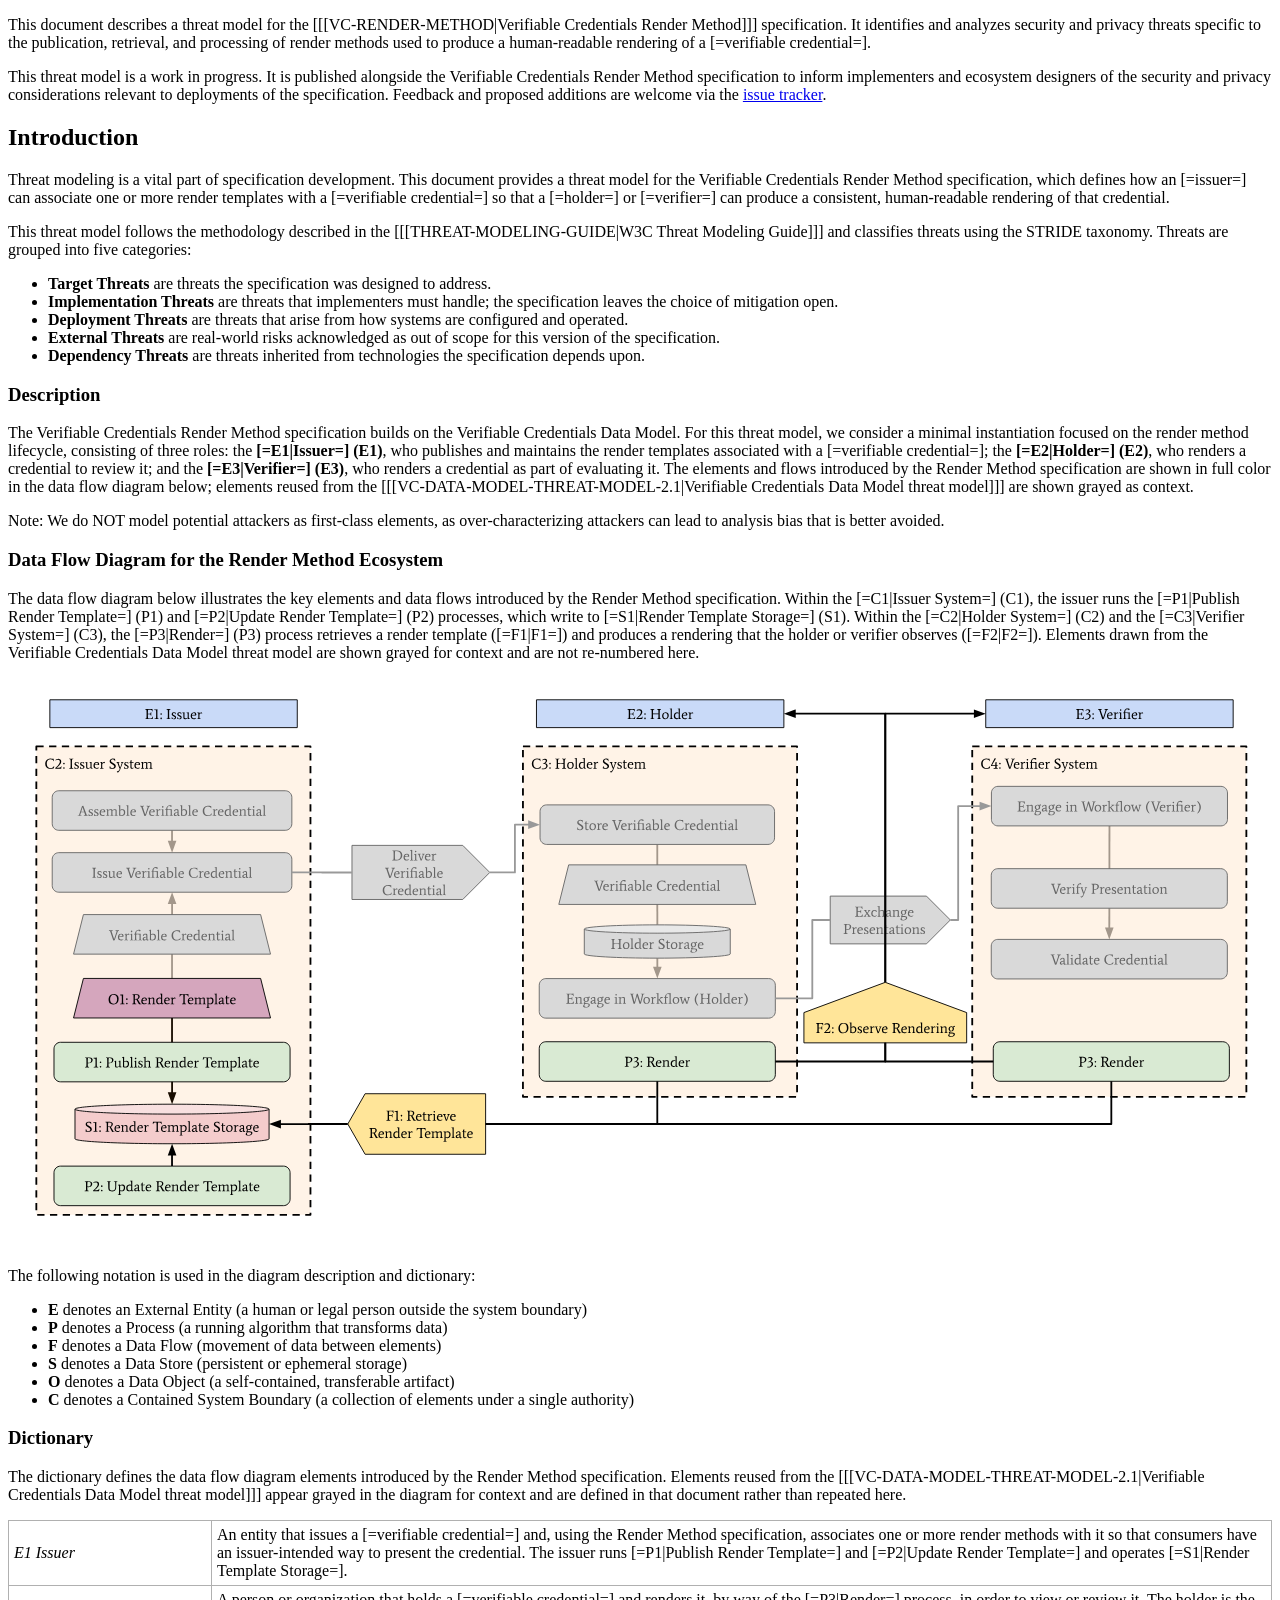
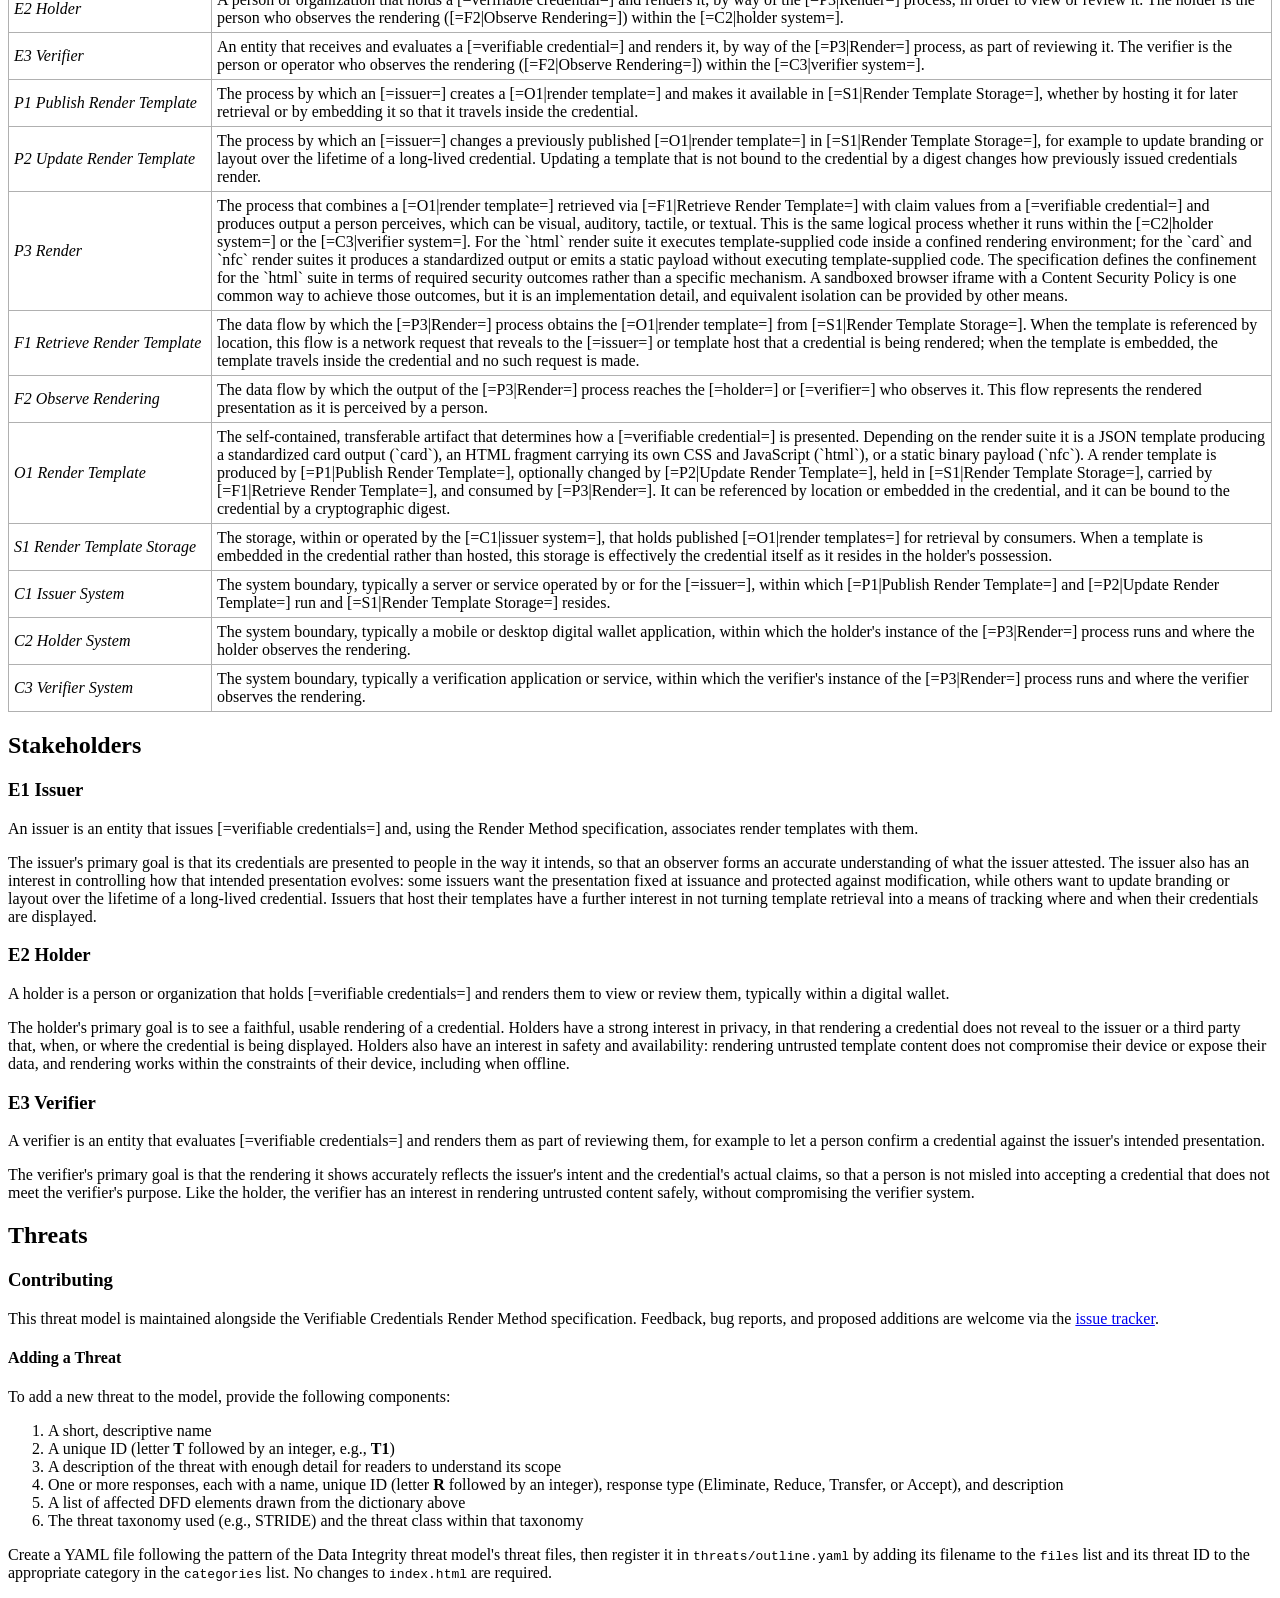
<file: threat-model/index.html>
<!doctype html>
<html lang="en">

<head>
  <meta charset="utf-8">
  <title>Verifiable Credentials Render Method Threat Model 1.0</title>
  <script src="https://www.w3.org/Tools/respec/respec-w3c"
    class="remove"></script>
  <script src="threats/js-yaml.min.js" class="remove"></script>
  <script src="threats/threat-model.js" class="remove"></script>

  <script class='remove'>
    // See https://github.com/w3c/respec/wiki/ for how to configure ReSpec
    var respecConfig = {
      specStatus: "DNOTE",
      shortName: "vc-render-method-threat-model-1.0",
      group: "vc",
      publishDate: "2026-10-08",
      edDraftURI: "https://w3c.github.io/vc-render-method/threat-model/",
      latestVersion: "https://www.w3.org/TR/vc-render-method/threat-model/",
      github: {
        repoURL: "https://github.com/w3c/vc-render-method/",
        branch: "main"
      },
      editors: [{
        name: "Manu Sporny",
        company: "Digital Bazaar",
        w3cid: 41758
      }],
      noRecTrack: "true",
      maxTocLevel: 4,
      xref: ["VC-DATA-MODEL-2.0", "CID", "DID", "VC-DATA-INTEGRITY"],
      preProcess: [window.ThreatModel.render]
    };
  </script>
  <link rel="stylesheet" href="threats/threat-model.css" />
  <!--
    The threat definitions are loaded at render time from
    threats/outline.yaml and the YAML threat files it lists. When
    previewing this document locally, serve the directory over HTTP (for
    example, `npx http-server`); browsers cannot fetch() the YAML files
    from a file:// URL.
  -->
</head>

<body>
  <section id="abstract">
    <p>
This document describes a threat model for the
[[[VC-RENDER-METHOD|Verifiable Credentials Render Method]]] specification. It identifies and analyzes security and
privacy threats specific to the publication, retrieval, and processing of
render methods used to produce a human-readable rendering of a
[=verifiable credential=].
    </p>
  </section>
  <section id="sotd">
    <p>
This threat model is a work in progress. It is published alongside the
Verifiable Credentials Render Method specification to inform implementers and
ecosystem designers of the security and privacy considerations relevant to
deployments of the specification. Feedback and proposed additions are
welcome via the
<a href="https://github.com/w3c/vc-render-method/issues">issue tracker</a>.
    </p>
  </section>
  <section id="Introduction">
    <h2>Introduction</h2>
    <p>
Threat modeling is a vital part of specification development. This document
provides a threat model for the Verifiable Credentials Render Method
specification, which defines how an [=issuer=] can associate one or more
render templates with a [=verifiable credential=] so that a [=holder=] or
[=verifier=] can produce a consistent, human-readable rendering of that
credential.
    </p>
    <p>
This threat model follows the methodology described in the
[[[THREAT-MODELING-GUIDE|W3C Threat Modeling Guide]]] and classifies threats using the STRIDE taxonomy. Threats are
grouped into five categories:
    </p>
    <ul>
      <li>
<strong>Target Threats</strong> are threats the specification was designed
to address.
      </li>
      <li>
<strong>Implementation Threats</strong> are threats that implementers must
handle; the specification leaves the choice of mitigation open.
      </li>
      <li>
<strong>Deployment Threats</strong> are threats that arise from how systems
are configured and operated.
      </li>
      <li>
<strong>External Threats</strong> are real-world risks acknowledged as out
of scope for this version of the specification.
      </li>
      <li>
<strong>Dependency Threats</strong> are threats inherited from technologies
the specification depends upon.
      </li>
    </ul>

    <section id="threat-model-description">
      <h3>Description</h3>
      <p>
The Verifiable Credentials Render Method specification builds on the
Verifiable Credentials Data Model. For this threat model, we consider a
minimal instantiation focused on the render method lifecycle, consisting of
three roles: the <strong>[=E1|Issuer=] (E1)</strong>, who publishes and
maintains the render templates associated with a [=verifiable credential=];
the <strong>[=E2|Holder=] (E2)</strong>, who renders a credential to review
it; and the <strong>[=E3|Verifier=] (E3)</strong>, who renders a credential
as part of evaluating it. The elements and flows introduced by the Render
Method specification are shown in full color in the data flow diagram below;
elements reused from the
[[[VC-DATA-MODEL-THREAT-MODEL-2.1|Verifiable Credentials Data Model threat
model]]] are shown grayed as context.
      </p>
      <p class="note" role="note">
<span class="marker">Note:</span> We do NOT model potential attackers as
first-class elements, as over-characterizing attackers can lead to analysis
bias that is better avoided.
      </p>
    </section>

    <section id="threat-model-data-flow-diagram">
      <h3>Data Flow Diagram for the Render Method Ecosystem</h3>
      <p>
The data flow diagram below illustrates the key elements and data flows
introduced by the Render Method specification. Within the
[=C1|Issuer System=] (C1), the issuer runs the [=P1|Publish Render Template=]
(P1) and [=P2|Update Render Template=] (P2) processes, which write to
[=S1|Render Template Storage=] (S1). Within the [=C2|Holder System=] (C2)
and the [=C3|Verifier System=] (C3), the [=P3|Render=] (P3) process
retrieves a render template ([=F1|F1=]) and produces a rendering that the
holder or verifier observes ([=F2|F2=]). Elements drawn from the Verifiable
Credentials Data Model threat model are shown grayed for context and are not
re-numbered here.
      </p>

      <img src="diagrams/dfd.svg"
        alt="Data flow diagram showing three dashed system boundaries. The
Issuer System (C1) contains the new Publish Render Template (P1) and Update
Render Template (P2) processes, which write to the new Render Template
Storage (S1); grayed context elements from the Verifiable Credentials Data
Model threat model are also shown. The Holder System (C2) and Verifier
System (C3) each contain the Render (P3) process. The Render process
retrieves a render template from Render Template Storage via flow F1, and the
Holder and Verifier observe the resulting rendering via flow F2.">

      <p>
The following notation is used in the diagram description and dictionary:
      </p>
      <ul>
        <li>
<strong>E</strong> denotes an External Entity (a human or legal person
outside the system boundary)
        </li>
        <li>
<strong>P</strong> denotes a Process (a running algorithm that transforms
data)
        </li>
        <li>
<strong>F</strong> denotes a Data Flow (movement of data between elements)
        </li>
        <li>
<strong>S</strong> denotes a Data Store (persistent or ephemeral storage)
        </li>
        <li>
<strong>O</strong> denotes a Data Object (a self-contained, transferable
artifact)
        </li>
        <li>
<strong>C</strong> denotes a Contained System Boundary (a collection of
elements under a single authority)
        </li>
      </ul>
    </section>

    <section id="threat-model-architecture-dictionary">
      <h3>Dictionary</h3>
      <p>
The dictionary defines the data flow diagram elements introduced by the
Render Method specification. Elements reused from the
[[[VC-DATA-MODEL-THREAT-MODEL-2.1|Verifiable Credentials Data Model threat
model]]] appear grayed in the diagram for
context and are defined in that document rather than repeated here.
      </p>
      <table class="dictionary">
        <tbody>
          <tr>
            <td class="left">
              <dfn data-lt="E1|Issuer">E1 Issuer</dfn>
            </td>
            <td>
An entity that issues a [=verifiable credential=] and, using the Render
Method specification, associates one or more render methods with it so that
consumers have an issuer-intended way to present the credential. The issuer
runs [=P1|Publish Render Template=] and [=P2|Update Render Template=] and
operates [=S1|Render Template Storage=].
            </td>
          </tr>
          <tr>
            <td class="left">
              <dfn data-lt="E2|Holder">E2 Holder</dfn>
            </td>
            <td>
A person or organization that holds a [=verifiable credential=] and renders
it, by way of the [=P3|Render=] process, in order to view or review it. The
holder is the person who observes the rendering ([=F2|Observe Rendering=])
within the [=C2|holder system=].
            </td>
          </tr>
          <tr>
            <td class="left">
              <dfn data-lt="E3|Verifier">E3 Verifier</dfn>
            </td>
            <td>
An entity that receives and evaluates a [=verifiable credential=] and renders
it, by way of the [=P3|Render=] process, as part of reviewing it. The
verifier is the person or operator who observes the rendering
([=F2|Observe Rendering=]) within the [=C3|verifier system=].
            </td>
          </tr>
          <tr>
            <td class="left">
              <dfn data-lt="P1|Publish Render Template">P1 Publish Render
Template</dfn>
            </td>
            <td>
The process by which an [=issuer=] creates a [=O1|render template=] and makes
it available in [=S1|Render Template Storage=], whether by hosting it for
later retrieval or by embedding it so that it travels inside the credential.
            </td>
          </tr>
          <tr>
            <td class="left">
              <dfn data-lt="P2|Update Render Template">P2 Update Render
Template</dfn>
            </td>
            <td>
The process by which an [=issuer=] changes a previously published
[=O1|render template=] in [=S1|Render Template Storage=], for example to
update branding or layout over the lifetime of a long-lived credential.
Updating a template that is not bound to the credential by a digest changes
how previously issued credentials render.
            </td>
          </tr>
          <tr>
            <td class="left">
              <dfn data-lt="P3|Render">P3 Render</dfn>
            </td>
            <td>
The process that combines a [=O1|render template=] retrieved via
[=F1|Retrieve Render Template=] with claim values from a
[=verifiable credential=] and produces output a person perceives, which can
be visual, auditory, tactile, or textual. This is the same logical process
whether it runs within the [=C2|holder system=] or the [=C3|verifier
system=]. For the `html` render suite it executes template-supplied code
inside a confined rendering environment; for the `card` and `nfc` render
suites it produces a standardized output or emits a static payload without
executing template-supplied code. The specification defines the confinement
for the `html` suite in terms of required security outcomes rather than a
specific mechanism. A sandboxed browser iframe with a Content Security Policy
is one common way to achieve those outcomes, but it is an implementation
detail, and equivalent isolation can be provided by other means.
            </td>
          </tr>
          <tr>
            <td class="left">
              <dfn data-lt="F1|Retrieve Render Template">F1 Retrieve Render
Template</dfn>
            </td>
            <td>
The data flow by which the [=P3|Render=] process obtains the
[=O1|render template=] from [=S1|Render Template Storage=]. When the template
is referenced by location, this flow is a network request that reveals to the
[=issuer=] or template host that a credential is being rendered; when the
template is embedded, the template travels inside the credential and no such
request is made.
            </td>
          </tr>
          <tr>
            <td class="left">
              <dfn data-lt="F2|Observe Rendering">F2 Observe Rendering</dfn>
            </td>
            <td>
The data flow by which the output of the [=P3|Render=] process reaches the
[=holder=] or [=verifier=] who observes it. This flow represents the
rendered presentation as it is perceived by a person.
            </td>
          </tr>
          <tr>
            <td class="left">
              <dfn data-lt="O1|Render Template">O1 Render Template</dfn>
            </td>
            <td>
The self-contained, transferable artifact that determines how a
[=verifiable credential=] is presented. Depending on the render suite it is a
JSON template producing a standardized card output (`card`), an HTML fragment
carrying its own CSS and JavaScript (`html`), or a static binary payload
(`nfc`). A render template is produced by [=P1|Publish Render Template=],
optionally changed by [=P2|Update Render Template=], held in
[=S1|Render Template Storage=], carried by [=F1|Retrieve Render Template=],
and consumed by [=P3|Render=]. It can be referenced by location or embedded
in the credential, and it can be bound to the credential by a cryptographic
digest.
            </td>
          </tr>
          <tr>
            <td class="left">
              <dfn data-lt="S1|Render Template Storage">S1 Render Template
Storage</dfn>
            </td>
            <td>
The storage, within or operated by the [=C1|issuer system=], that holds
published [=O1|render templates=] for retrieval by consumers. When a template
is embedded in the credential rather than hosted, this storage is effectively
the credential itself as it resides in the holder's possession.
            </td>
          </tr>
          <tr>
            <td class="left">
              <dfn data-lt="C1|Issuer System">C1 Issuer System</dfn>
            </td>
            <td>
The system boundary, typically a server or service operated by or for the
[=issuer=], within which [=P1|Publish Render Template=] and
[=P2|Update Render Template=] run and [=S1|Render Template Storage=] resides.
            </td>
          </tr>
          <tr>
            <td class="left">
              <dfn data-lt="C2|Holder System">C2 Holder System</dfn>
            </td>
            <td>
The system boundary, typically a mobile or desktop digital wallet
application, within which the holder's instance of the [=P3|Render=] process
runs and where the holder observes the rendering.
            </td>
          </tr>
          <tr>
            <td class="left">
              <dfn data-lt="C3|Verifier System">C3 Verifier System</dfn>
            </td>
            <td>
The system boundary, typically a verification application or service, within
which the verifier's instance of the [=P3|Render=] process runs and where the
verifier observes the rendering.
            </td>
          </tr>
        </tbody>
      </table>
    </section>
  </section>

  <section id="threat-model-stakeholders">
    <h2>Stakeholders</h2>

    <h3>E1 Issuer</h3>
    <p>
An issuer is an entity that issues [=verifiable credentials=] and, using the
Render Method specification, associates render templates with them.
      </p>
    <p>
The issuer's primary goal is that its credentials are presented to people in
the way it intends, so that an observer forms an accurate understanding of
what the issuer attested. The issuer also has an interest in controlling how
that intended presentation evolves: some issuers want the presentation fixed
at issuance and protected against modification, while others want to update
branding or layout over the lifetime of a long-lived credential. Issuers that
host their templates have a further interest in not turning template
retrieval into a means of tracking where and when their credentials are
displayed.
    </p>

    <h3>E2 Holder</h3>
    <p>
A holder is a person or organization that holds [=verifiable credentials=]
and renders them to view or review them, typically within a digital wallet.
    </p>
    <p>
The holder's primary goal is to see a faithful, usable rendering of a
credential. Holders have a strong interest in privacy, in that rendering a
credential does not reveal to the issuer or a third party that, when, or
where the credential is being displayed. Holders also have an interest in
safety and availability: rendering untrusted template content does not
compromise their device or expose their data, and rendering works within the
constraints of their device, including when offline.
    </p>

    <h3>E3 Verifier</h3>
    <p>
A verifier is an entity that evaluates [=verifiable credentials=] and renders
them as part of reviewing them, for example to let a person confirm a
credential against the issuer's intended presentation.
    </p>
    <p>
The verifier's primary goal is that the rendering it shows accurately
reflects the issuer's intent and the credential's actual claims, so that a
person is not misled into accepting a credential that does not meet the
verifier's purpose. Like the holder, the verifier has an interest in
rendering untrusted content safely, without compromising the verifier
system.
    </p>
  </section>

  <section id="threat-model-threats">
    <h2>Threats</h2>
    <section class="tm-toc">
    </section>
    <section class="tm-details">
    </section>
  </section>

  <section id="threat-model-contributing">
    <h3>Contributing</h3>
    <p>
This threat model is maintained alongside the Verifiable Credentials Render
Method specification. Feedback, bug reports, and proposed additions are
welcome via the
<a href="https://github.com/w3c/vc-render-method/issues/new">issue
tracker</a>.
    </p>
    <section id="threat-model-adding-a-threat">
      <h4>Adding a Threat</h4>
      <p>
To add a new threat to the model, provide the following components:
      </p>
      <ol>
        <li>A short, descriptive name</li>
        <li>
A unique ID (letter <strong>T</strong> followed by an integer,
e.g., <strong>T1</strong>)
        </li>
        <li>
A description of the threat with enough detail for readers to understand
its scope
        </li>
        <li>
One or more responses, each with a name, unique ID (letter <strong>R
</strong> followed by an integer), response type (Eliminate, Reduce,
Transfer, or Accept), and description
        </li>
        <li>
A list of affected DFD elements drawn from the dictionary above
        </li>
        <li>
The threat taxonomy used (e.g., STRIDE) and the threat class within that
taxonomy
        </li>
      </ol>
      <p>
Create a YAML file following the pattern of the Data Integrity threat
model's threat files, then register it in <code>threats/outline.yaml</code>
by adding its filename to the <code>files</code> list and its threat ID to
the appropriate category in the <code>categories</code> list. No changes to
<code>index.html</code> are required.
      </p>
    </section>
  </section>

</body>

</html>
</file>
<file: threat-model/threats/threat-model.css>
table.visual-terminology,
table.dfd-dictionary  {
  padding: 1em;
  border: 1px solid black;
}

table.visual-terminology th,
table.visual-terminology td,
table.dfd-dictionary th,
table.dfd-dictionary td {
  border-bottom: 1px solid black;
    border-collapse: collapse;
      padding: .5em;
}

table.visual-terminology tr {
  border-collapse: collapse;
}

table.visual-terminology th {
  width:11em;
  font-weight: bold;
}

table.visual-terminology td.term-def {

}


table.visual-terminology td.term-img {
  width: 11em;
}


table.dfd-dictionary {
}


table.dfd-dictionary td.dfd-id {
  width: 3em;
  font-weight: bold;

}
table.dfd-dictionary td.dfd-name {
  width: 10em;
}
table.dfd-dictionary td.dfd-type {
  width: 6em;
}

#threat-toc {
  counter-reset: threat;
}

ol.threat-toc {
  list-style: none;
}

ol.threat-toc li::before {
  content: "T" attr(value) ". ";
  font-weight: bold;
}

ol.threat-toc li.section-title::before {
  font-weight: bold;
  counter-increment: none;
  content: "";
}

ol.threat-toc li.section-title {
  font-weight: bold;
  font-style: italic;
}

table.threat td.threat-name span.index-link {
  position:absolute;
  right: 10px;
  height: 1em;
  font-size: small;
  margin-top: -0.7em;
  top: 50%;
}
ol.threat-toc h5 {
  margin:0;
}

table.threat {
  border: thin solid black;
  border-collapse:collapse;
  margin: 1em 0 1em 0;
  width:100%;
  padding-left:30px;
}
table.threat a.self-link {
  left:-35px !important;
}
table.threat h3,
table.threat h4,
table.threat h5 {
  color:black;
  margin:0 0 0 -5px;
  font-weight: bold;
  font-style:normal;
}
table.threat td {
  padding: 1em;
  position:relative;
  border-bottom: thin solid black;
}

table.threat td.threat-name {
  font-weight:bold;
  background-color: #c9daf7;
}

table.threat td.response-name {
  font-weight:bold;
  background-color: #d9ead4;
}

table.threat td.affected-component {
  background-color: #fff2ce;
}
table.threat span.component-entry {
  font-weight:bold;
}
table.threat td.analysis-taxonomy {
  background-color: #fce5ce;
}

p.threatCategory {
  font-size: larger;
  font-weight: bolder;
  margin:0;
}

section.threatDetail {
  visibility: hidden;
  height:1px;
}

span.threat-tag {
        border-radius: 8px;
        padding: 2px 5px;
        color: white;
        margin: 0px 2px;
        font-weight: normal;
        color: black;
        background-color: #a9c9e8;
}

span.threat-tag.threat-tag-security {
        background-color: #f4a7a3;
}

span.threat-tag.threat-tag-privacy {
        background-color: #f8c49a;
}
table.dictionary,
table.dictionary th,
table.dictionary td {
  border: thin solid rgb(176, 176, 176);
  border-collapse: collapse;
  padding: 5px;
}
table.dictionary td.left {
  width: 12em;
}
</file>
